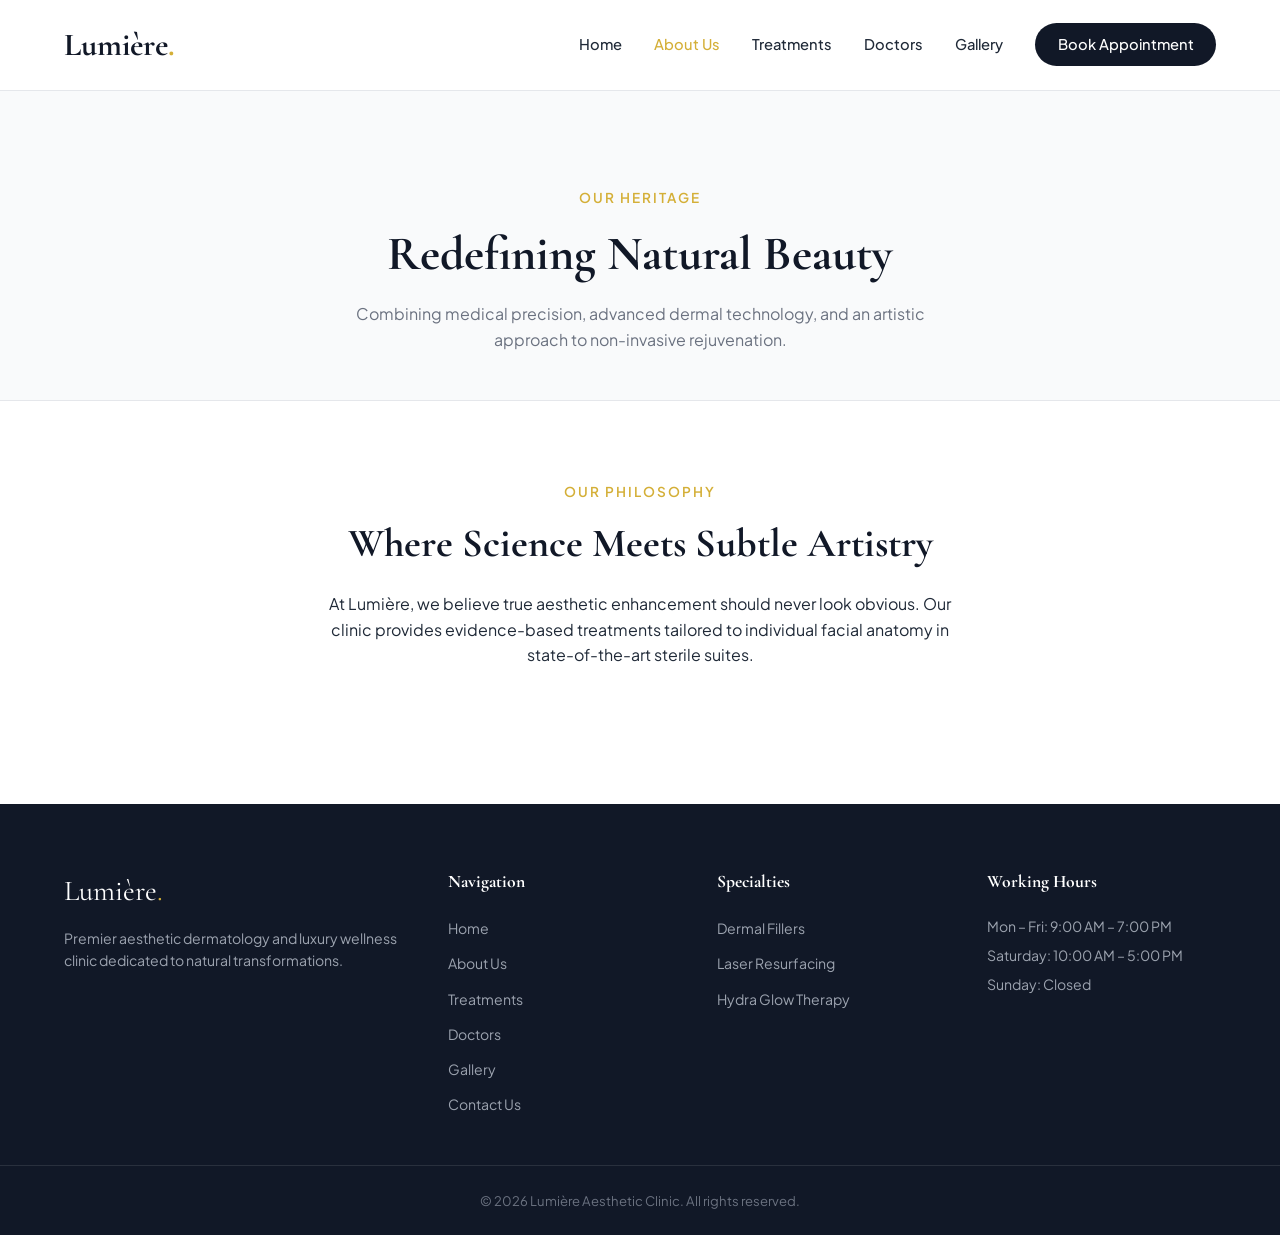
<file: about.html>
<!DOCTYPE html>
<html lang="en">
<head>
    <meta charset="UTF-8">
    <meta name="viewport" content="width=device-width, initial-scale=1.0">
    <title>About Us | Lumière Aesthetic Clinic</title>
    
    <link rel="preconnect" href="https://fonts.googleapis.com">
    <link rel="preconnect" href="https://fonts.gstatic.com" crossorigin>
    <link href="https://fonts.googleapis.com/css2?family=Cormorant+Garamond:wght@400;500;600;700&family=Plus+Jakarta+Sans:wght@300;400;500;600;700&display=swap" rel="stylesheet">
    <link rel="stylesheet" href="style.css">
</head>
<body>
<!-- NAVIGATION HEADER -->
<header class="main-header">
    <div class="container header-container">
        <a href="index.html" class="logo">Lumière<span>.</span></a>
        
        <!-- Mobile Toggle Button (Ye button baaki pages mein missing tha) -->
        <button class="mobile-toggle" id="mobile-toggle" aria-label="Toggle navigation">
            <span class="bar"></span>
            <span class="bar"></span>
            <span class="bar"></span>
        </button>

        <nav class="nav-menu" id="nav-menu">
            <a href="index.html" class="nav-link">Home</a>
            <a href="about.html" class="nav-link">About Us</a>
            <a href="services.html" class="nav-link">Treatments</a>
            <a href="specialists.html" class="nav-link">Doctors</a>
            <a href="gallery.html" class="nav-link">Gallery</a>
            <a href="contact.html" class="nav-link btn-nav">Book Appointment</a>
        </nav>
    </div>
</header>
   

    <main>
        <!-- PAGE HERO -->
        <section class="page-hero">
            <div class="container">
                <span class="section-subtitle">Our Heritage</span>
                <h1 class="page-title">Redefining Natural Beauty</h1>
                <p class="page-description">Combining medical precision, advanced dermal technology, and an artistic approach to non-invasive rejuvenation.</p>
            </div>
        </section>

        <!-- ABOUT CONTENT -->
        <section class="about-section">
            <div class="container">
                <div class="section-header">
                    <span class="section-subtitle">Our Philosophy</span>
                    <h2 class="section-title">Where Science Meets Subtle Artistry</h2>
                    <p class="section-description">
                        At Lumière, we believe true aesthetic enhancement should never look obvious. Our clinic provides evidence-based treatments tailored to individual facial anatomy in state-of-the-art sterile suites.
                    </p>
                </div>
            </div>
        </section>
    </main>

    <!-- FOOTER -->
    <footer class="main-footer">
        <div class="container footer-container">
            <div class="footer-col">
                <a href="index.html" class="footer-logo">Lumière<span>.</span></a>
                <p class="footer-desc">Premier aesthetic dermatology and luxury wellness clinic dedicated to natural transformations.</p>
            </div>
            <div class="footer-col">
                <h4 class="footer-heading">Navigation</h4>
                <ul class="footer-links">
                    <li><a href="index.html">Home</a></li>
                    <li><a href="about.html">About Us</a></li>
                    <li><a href="services.html">Treatments</a></li>
                    <li><a href="specialists.html">Doctors</a></li>
                    <li><a href="gallery.html">Gallery</a></li>
                    <li><a href="contact.html">Contact Us</a></li>
                </ul>
            </div>
            <div class="footer-col">
                <h4 class="footer-heading">Specialties</h4>
                <ul class="footer-links">
                    <li><a href="services.html">Dermal Fillers</a></li>
                    <li><a href="services.html">Laser Resurfacing</a></li>
                    <li><a href="services.html">Hydra Glow Therapy</a></li>
                </ul>
            </div>
            <div class="footer-col">
                <h4 class="footer-heading">Working Hours</h4>
                <p class="hours-text">Mon – Fri: 9:00 AM – 7:00 PM</p>
                <p class="hours-text">Saturday: 10:00 AM – 5:00 PM</p>
                <p class="hours-text">Sunday: Closed</p>
            </div>
        </div>
        <div class="footer-bottom">
            <p>&copy; 2026 Lumière Aesthetic Clinic. All rights reserved.</p>
        </div>
    </footer>

    <script src="main.js"></script>
</body>
</html>
</file>
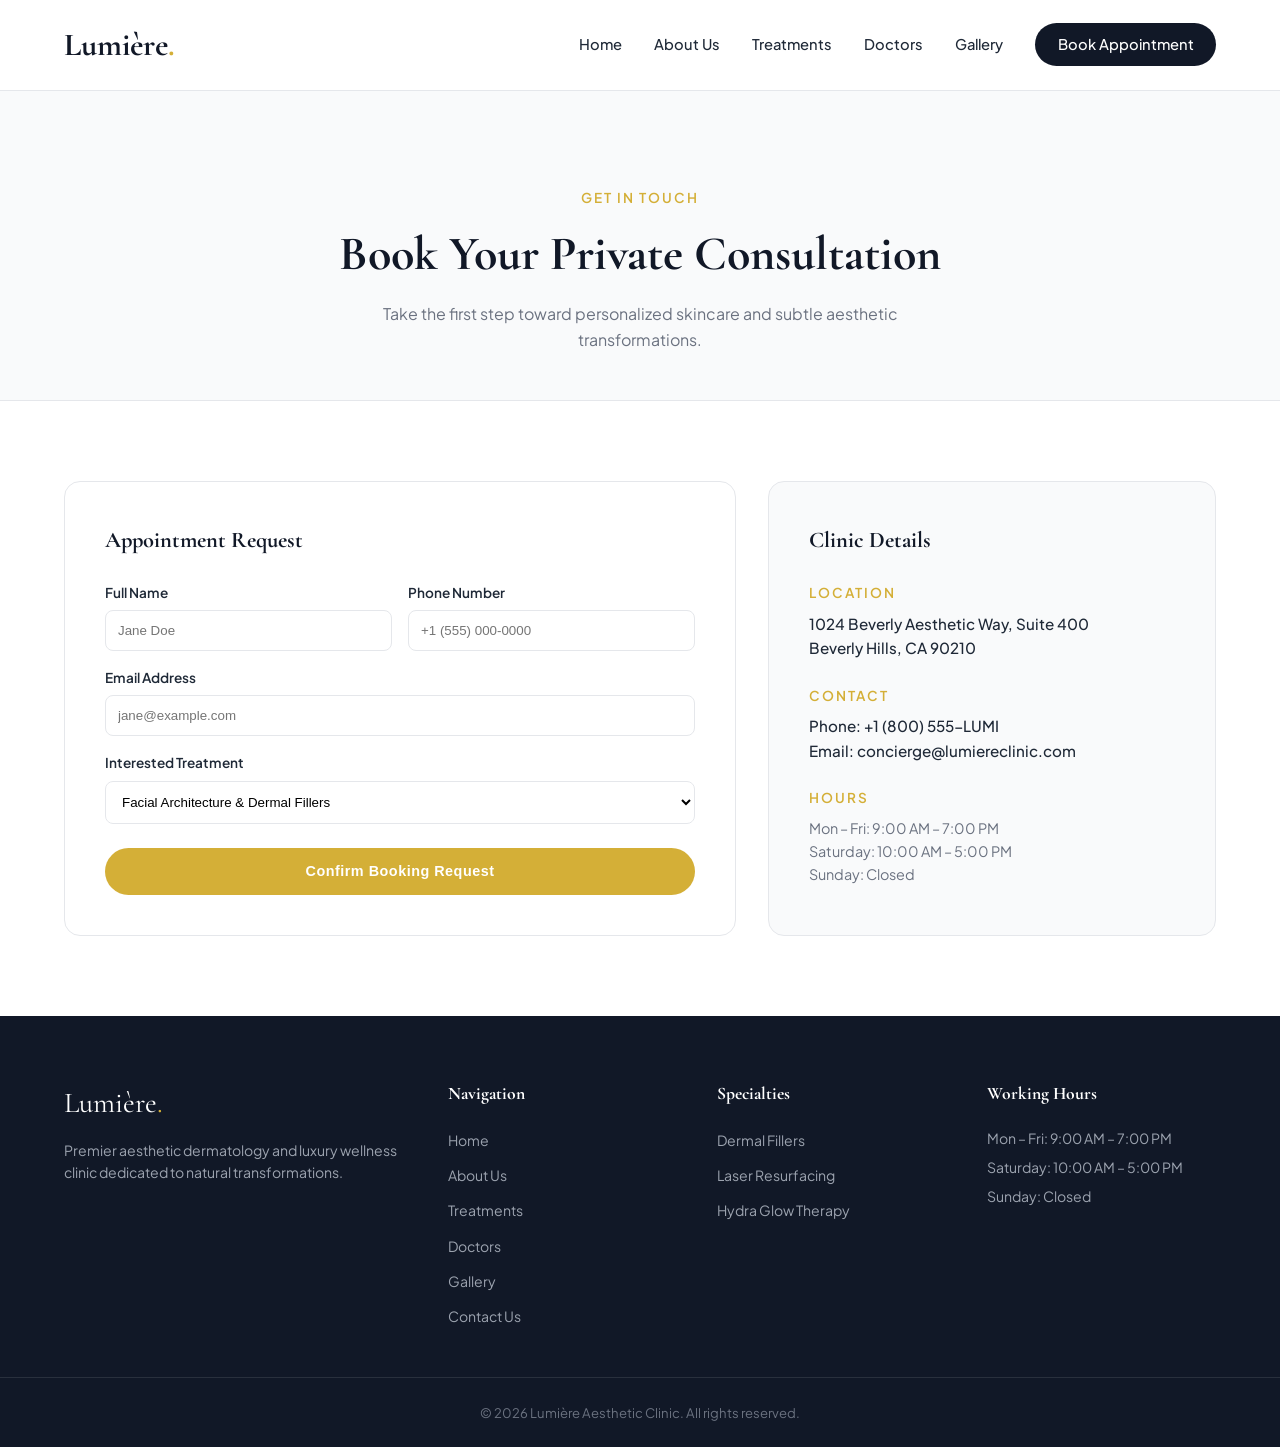
<file: contact.html>
<!DOCTYPE html>
<html lang="en">
<head>
    <meta charset="UTF-8">
    <meta name="viewport" content="width=device-width, initial-scale=1.0">
    <title>Contact & Book Appointment | Lumière Aesthetic Clinic</title>
    
    <link rel="preconnect" href="https://fonts.googleapis.com">
    <link rel="preconnect" href="https://fonts.gstatic.com" crossorigin>
    <link href="https://fonts.googleapis.com/css2?family=Cormorant+Garamond:wght@400;500;600;700&family=Plus+Jakarta+Sans:wght@300;400;500;600;700&display=swap" rel="stylesheet">
    <link rel="stylesheet" href="style.css">
</head>
<body>
<!-- NAVIGATION HEADER -->
<header class="main-header">
    <div class="container header-container">
        <a href="index.html" class="logo">Lumière<span>.</span></a>
        
        <!-- Mobile Toggle Button (Ye button baaki pages mein missing tha) -->
        <button class="mobile-toggle" id="mobile-toggle" aria-label="Toggle navigation">
            <span class="bar"></span>
            <span class="bar"></span>
            <span class="bar"></span>
        </button>

        <nav class="nav-menu" id="nav-menu">
            <a href="index.html" class="nav-link">Home</a>
            <a href="about.html" class="nav-link">About Us</a>
            <a href="services.html" class="nav-link">Treatments</a>
            <a href="specialists.html" class="nav-link">Doctors</a>
            <a href="gallery.html" class="nav-link">Gallery</a>
            <a href="contact.html" class="nav-link btn-nav">Book Appointment</a>
        </nav>
    </div>
</header>
   

    <main>
        <!-- PAGE HERO -->
        <section class="page-hero">
            <div class="container">
                <span class="section-subtitle">Get In Touch</span>
                <h1 class="page-title">Book Your Private Consultation</h1>
                <p class="page-description">Take the first step toward personalized skincare and subtle aesthetic transformations.</p>
            </div>
        </section>

        <!-- BOOKING / CONTACT CONTENT -->
        <section class="services-section">
            <div class="container">
                <div class="services-grid" style="grid-template-columns: 1.5fr 1fr;">
                    
                    <!-- Booking Form Card -->
                    <article class="service-card" style="padding: 2.5rem;">
                        <h3 class="service-title" style="margin-bottom: 1.5rem;">Appointment Request</h3>
                        <form id="booking-form" onsubmit="event.preventDefault(); alert('Thank you! Your consultation request has been received.');">
                            <div style="display: grid; grid-template-columns: 1fr 1fr; gap: 1rem; margin-bottom: 1rem;">
                                <div>
                                    <label style="display: block; font-size: 0.85rem; font-weight: 600; margin-bottom: 0.4rem;">Full Name</label>
                                    <input type="text" required placeholder="Jane Doe" style="width: 100%; padding: 0.75rem; border: 1px solid var(--border-color); border-radius: 8px;">
                                </div>
                                <div>
                                    <label style="display: block; font-size: 0.85rem; font-weight: 600; margin-bottom: 0.4rem;">Phone Number</label>
                                    <input type="tel" required placeholder="+1 (555) 000-0000" style="width: 100%; padding: 0.75rem; border: 1px solid var(--border-color); border-radius: 8px;">
                                </div>
                            </div>

                            <div style="margin-bottom: 1rem;">
                                <label style="display: block; font-size: 0.85rem; font-weight: 600; margin-bottom: 0.4rem;">Email Address</label>
                                <input type="email" required placeholder="jane@example.com" style="width: 100%; padding: 0.75rem; border: 1px solid var(--border-color); border-radius: 8px;">
                            </div>

                            <div style="margin-bottom: 1.5rem;">
                                <label style="display: block; font-size: 0.85rem; font-weight: 600; margin-bottom: 0.4rem;">Interested Treatment</label>
                                <select style="width: 100%; padding: 0.75rem; border: 1px solid var(--border-color); border-radius: 8px; background-color: #fff;">
                                    <option>Facial Architecture & Dermal Fillers</option>
                                    <option>Laser Skin Resurfacing</option>
                                    <option>Hydra Glow Medical Facial</option>
                                    <option>General Dermatological Consultation</option>
                                </select>
                            </div>

                            <button type="submit" class="btn btn-primary" style="width: 100%; text-align: center;">Confirm Booking Request</button>
                        </form>
                    </article>

                    <!-- Contact Info Card -->
                    <article class="service-card" style="padding: 2.5rem; background-color: var(--bg-light);">
                        <h3 class="service-title" style="margin-bottom: 1.5rem;">Clinic Details</h3>
                        
                        <div style="margin-bottom: 1.5rem;">
                            <span class="section-subtitle">Location</span>
                            <p style="font-size: 0.95rem; color: var(--text-dark); font-weight: 500;">1024 Beverly Aesthetic Way, Suite 400<br>Beverly Hills, CA 90210</p>
                        </div>

                        <div style="margin-bottom: 1.5rem;">
                            <span class="section-subtitle">Contact</span>
                            <p style="font-size: 0.95rem; color: var(--text-dark); font-weight: 500;">Phone: +1 (800) 555-LUMI<br>Email: concierge@lumiereclinic.com</p>
                        </div>

                        <div>
                            <span class="section-subtitle">Hours</span>
                            <p style="font-size: 0.9rem; color: var(--text-muted);">Mon – Fri: 9:00 AM – 7:00 PM</p>
                            <p style="font-size: 0.9rem; color: var(--text-muted);">Saturday: 10:00 AM – 5:00 PM</p>
                            <p style="font-size: 0.9rem; color: var(--text-muted);">Sunday: Closed</p>
                        </div>
                    </article>

                </div>
            </div>
        </section>
    </main>

    <!-- FOOTER -->
    <footer class="main-footer">
        <div class="container footer-container">
            <div class="footer-col">
                <a href="index.html" class="footer-logo">Lumière<span>.</span></a>
                <p class="footer-desc">Premier aesthetic dermatology and luxury wellness clinic dedicated to natural transformations.</p>
            </div>
            <div class="footer-col">
                <h4 class="footer-heading">Navigation</h4>
                <ul class="footer-links">
                    <li><a href="index.html">Home</a></li>
                    <li><a href="about.html">About Us</a></li>
                    <li><a href="services.html">Treatments</a></li>
                    <li><a href="specialists.html">Doctors</a></li>
                    <li><a href="gallery.html">Gallery</a></li>
                    <li><a href="contact.html">Contact Us</a></li>
                </ul>
            </div>
            <div class="footer-col">
                <h4 class="footer-heading">Specialties</h4>
                <ul class="footer-links">
                    <li><a href="services.html">Dermal Fillers</a></li>
                    <li><a href="services.html">Laser Resurfacing</a></li>
                    <li><a href="services.html">Hydra Glow Therapy</a></li>
                </ul>
            </div>
            <div class="footer-col">
                <h4 class="footer-heading">Working Hours</h4>
                <p class="hours-text">Mon – Fri: 9:00 AM – 7:00 PM</p>
                <p class="hours-text">Saturday: 10:00 AM – 5:00 PM</p>
                <p class="hours-text">Sunday: Closed</p>
            </div>
        </div>
        <div class="footer-bottom">
            <p>&copy; 2026 Lumière Aesthetic Clinic. All rights reserved.</p>
        </div>
    </footer>

    <script src="main.js"></script>
</body>
</html>
</file>
<file: style.css>
/* ==========================================================================
   1. CORE VARIABLES & RESET
   ========================================================================== */
:root {
    --primary-color: #d4af37;        /* Luxe Gold Accent */
    --primary-hover: #b89628;
    --secondary-color: #111827;      /* Rich Obsidian Dark */
    --text-dark: #1f2937;
    --text-muted: #6b7280;
    --bg-light: #f9fafb;
    --bg-surface: #ffffff;
    --border-color: #e5e7eb;
    
    --font-heading: 'Cormorant Garamond', serif;
    --font-body: 'Plus Jakarta Sans', sans-serif;
    
    --transition-smooth: all 0.3s ease;
    --shadow-luxury: 0 10px 30px rgba(0, 0, 0, 0.05);
}

* {
    margin: 0;
    padding: 0;
    box-sizing: border-box;
}

body {
    font-family: var(--font-body);
    color: var(--text-dark);
    background-color: var(--bg-surface);
    line-height: 1.6;
}

a {
    text-decoration: none;
    color: inherit;
}

ul {
    list-style: none;
}

img {
    max-width: 100%;
    height: auto;
    display: block;
}

.container {
    max-width: 1200px;
    margin: 0 auto;
    padding: 0 1.5rem;
}

/* ==========================================================================
   2. BUTTONS & HEADINGS
   ========================================================================== */
.btn {
    display: inline-block;
    padding: 0.85rem 1.8rem;
    border-radius: 50px;
    font-size: 0.9rem;
    font-weight: 600;
    letter-spacing: 0.5px;
    transition: var(--transition-smooth);
    cursor: pointer;
    border: 2px solid transparent;
}

.btn-primary {
    background-color: var(--primary-color);
    color: #ffffff;
}

.btn-primary:hover {
    background-color: var(--primary-hover);
}

.btn-secondary {
    border-color: var(--secondary-color);
    color: var(--secondary-color);
}

.btn-secondary:hover {
    background-color: var(--secondary-color);
    color: #ffffff;
}

.section-subtitle {
    display: block;
    font-size: 0.85rem;
    text-transform: uppercase;
    letter-spacing: 2px;
    color: var(--primary-color);
    font-weight: 600;
    margin-bottom: 0.5rem;
}

.section-title {
    font-family: var(--font-heading);
    font-size: 2.5rem;
    color: var(--secondary-color);
    margin-bottom: 1rem;
}

.section-header {
    text-align: center;
    max-width: 650px;
    margin: 0 auto 3.5rem auto;
}

/* ==========================================================================
   3. HEADER & NAVIGATION
   ========================================================================== */
.main-header {
    position: sticky;
    top: 0;
    background: rgba(255, 255, 255, 0.95);
    backdrop-filter: blur(10px);
    border-bottom: 1px solid var(--border-color);
    z-index: 1000;
    padding: 1.2rem 0;
}

.header-container {
    display: flex;
    justify-content: space-between;
    align-items: center;
}

.logo {
    font-family: var(--font-heading);
    font-size: 2rem;
    font-weight: 700;
    color: var(--secondary-color);
}

.logo span {
    color: var(--primary-color);
}

.nav-menu {
    display: flex;
    align-items: center;
    gap: 2rem;
}

.nav-link {
    font-size: 0.92rem;
    font-weight: 500;
    color: var(--text-dark);
    transition: var(--transition-smooth);
}

.nav-link:hover,
.nav-link.active {
    color: var(--primary-color);
}

.nav-link.btn-nav {
    padding: 0.6rem 1.4rem;
    border-radius: 50px;
    background-color: var(--secondary-color);
    color: #ffffff;
}

.nav-link.btn-nav:hover {
    background-color: var(--primary-color);
}

/* ==========================================================================
   4. HERO & PAGE BANNER
   ========================================================================== */
.hero-section {
    padding: 7rem 0 5rem 0;
    background: linear-gradient(135deg, #fdfbf7 0%, #f4efe6 100%);
}

.hero-content {
    max-width: 650px;
}

.hero-subtitle {
    font-size: 0.85rem;
    text-transform: uppercase;
    letter-spacing: 2px;
    color: var(--primary-color);
    font-weight: 600;
}

.hero-title {
    font-family: var(--font-heading);
    font-size: 3.5rem;
    line-height: 1.15;
    color: var(--secondary-color);
    margin: 1rem 0;
}

.hero-description {
    font-size: 1.1rem;
    color: var(--text-muted);
    margin-bottom: 2rem;
}

.hero-cta-group {
    display: flex;
    gap: 1rem;
}

.page-hero {
    padding: 6rem 0 3rem 0;
    background-color: var(--bg-light);
    text-align: center;
    border-bottom: 1px solid var(--border-color);
}

.page-title {
    font-family: var(--font-heading);
    font-size: 3rem;
    color: var(--secondary-color);
    margin-bottom: 0.5rem;
}

.page-description {
    max-width: 600px;
    margin: 0 auto;
    color: var(--text-muted);
}

/* ==========================================================================
   5. CARDS & GRIDS
   ========================================================================== */
.services-section, .about-section, .testimonials-section {
    padding: 5rem 0;
}

.services-grid {
    display: grid;
    grid-template-columns: repeat(3, 1fr);
    gap: 2rem;
}

.service-card {
    background: var(--bg-surface);
    border: 1px solid var(--border-color);
    border-radius: 16px;
    overflow: hidden;
    transition: var(--transition-smooth);
}

.service-card:hover {
    transform: translateY(-5px);
    box-shadow: var(--shadow-luxury);
}

.service-img-wrapper {
    height: 220px;
    overflow: hidden;
}

.service-img-wrapper img {
    width: 100%;
    height: 100%;
    object-fit: cover;
}

.service-content {
    padding: 1.5rem;
}

.service-title {
    font-family: var(--font-heading);
    font-size: 1.4rem;
    color: var(--secondary-color);
    margin-bottom: 0.5rem;
}

.service-desc {
    font-size: 0.9rem;
    color: var(--text-muted);
}

/* ==========================================================================
   6. FOOTER STYLES
   ========================================================================== */
.main-footer {
    background-color: var(--secondary-color);
    color: #ffffff;
    padding-top: 4rem;
}

.footer-container {
    display: grid;
    grid-template-columns: 1.5fr 1fr 1fr 1fr;
    gap: 2.5rem;
    padding-bottom: 3rem;
}

.footer-logo {
    font-family: var(--font-heading);
    font-size: 1.8rem;
    color: #ffffff;
}

.footer-logo span {
    color: var(--primary-color);
}

.footer-desc {
    font-size: 0.88rem;
    color: #9ca3af;
    margin-top: 0.8rem;
}

.footer-heading {
    font-family: var(--font-heading);
    font-size: 1.1rem;
    color: #ffffff;
    margin-bottom: 1.2rem;
}

.footer-links {
    display: flex;
    flex-direction: column;
    gap: 0.6rem;
}

.footer-links a {
    color: #9ca3af;
    font-size: 0.88rem;
    transition: var(--transition-smooth);
}

.footer-links a:hover {
    color: var(--primary-color);
}

.hours-text {
    font-size: 0.88rem;
    color: #9ca3af;
    margin-bottom: 0.4rem;
}

.footer-bottom {
    border-top: 1px solid rgba(255, 255, 255, 0.1);
    padding: 1.5rem 0;
    text-align: center;
    font-size: 0.82rem;
    color: #6b7280;
}

/* Responsive Grid */
@media (max-width: 992px) {
    .services-grid {
        grid-template-columns: repeat(2, 1fr);
    }
    .footer-container {
        grid-template-columns: 1fr 1fr;
    }
}

@media (max-width: 600px) {
    .services-grid, .footer-container {
        grid-template-columns: 1fr;
    }
    .hero-title {
        font-size: 2.5rem;
    }
}
/* Mobile Navigation CSS */
.mobile-toggle {
    display: none;
    flex-direction: column;
    gap: 5px;
    background: none;
    border: none;
    cursor: pointer;
}

.mobile-toggle .bar {
    width: 25px;
    height: 3px;
    background-color: var(--secondary-color);
    transition: var(--transition-smooth);
}

@media (max-width: 576px) {
    .mobile-toggle {
        display: flex;
    }

    .nav-menu {
        position: absolute;
        top: 100%;
        left: 0;
        width: 100%;
        background-color: var(--bg-surface);
        flex-direction: column;
        padding: 1.5rem 0;
        gap: 1.2rem;
        border-bottom: 1px solid var(--border-color);
        display: none;
    }

    .nav-menu.active {
        display: flex;
    }
}
/* --- MOBILE MENU & TOGGLE BUTTON CSS --- */
.header-container {
    position: relative;
    display: flex;
    justify-content: space-between;
    align-items: center;
}

.mobile-toggle {
    display: none;
    flex-direction: column;
    justify-content: space-between;
    width: 30px;
    height: 21px;
    background: transparent;
    border: none;
    cursor: pointer;
    z-index: 1001;
    padding: 0;
}

.mobile-toggle .bar {
    width: 100%;
    height: 3px;
    background-color: var(--secondary-color, #1a1a1a);
    border-radius: 2px;
    transition: all 0.3s ease;
}

/* Responsive Trigger for Mobile/Narrow Views */
@media (max-width: 900px) {
    .mobile-toggle {
        display: flex !important;
    }

    .nav-menu {
        display: none;
        position: absolute;
        top: 100%;
        left: 0;
        width: 100%;
        background-color: #ffffff;
        flex-direction: column;
        padding: 1.5rem;
        gap: 1.2rem;
        box-shadow: 0 10px 20px rgba(0,0,0,0.1);
        border-radius: 0 0 12px 12px;
        z-index: 1000;
    }

    .nav-menu.active {
        display: flex !important;
    }
}
</file>
